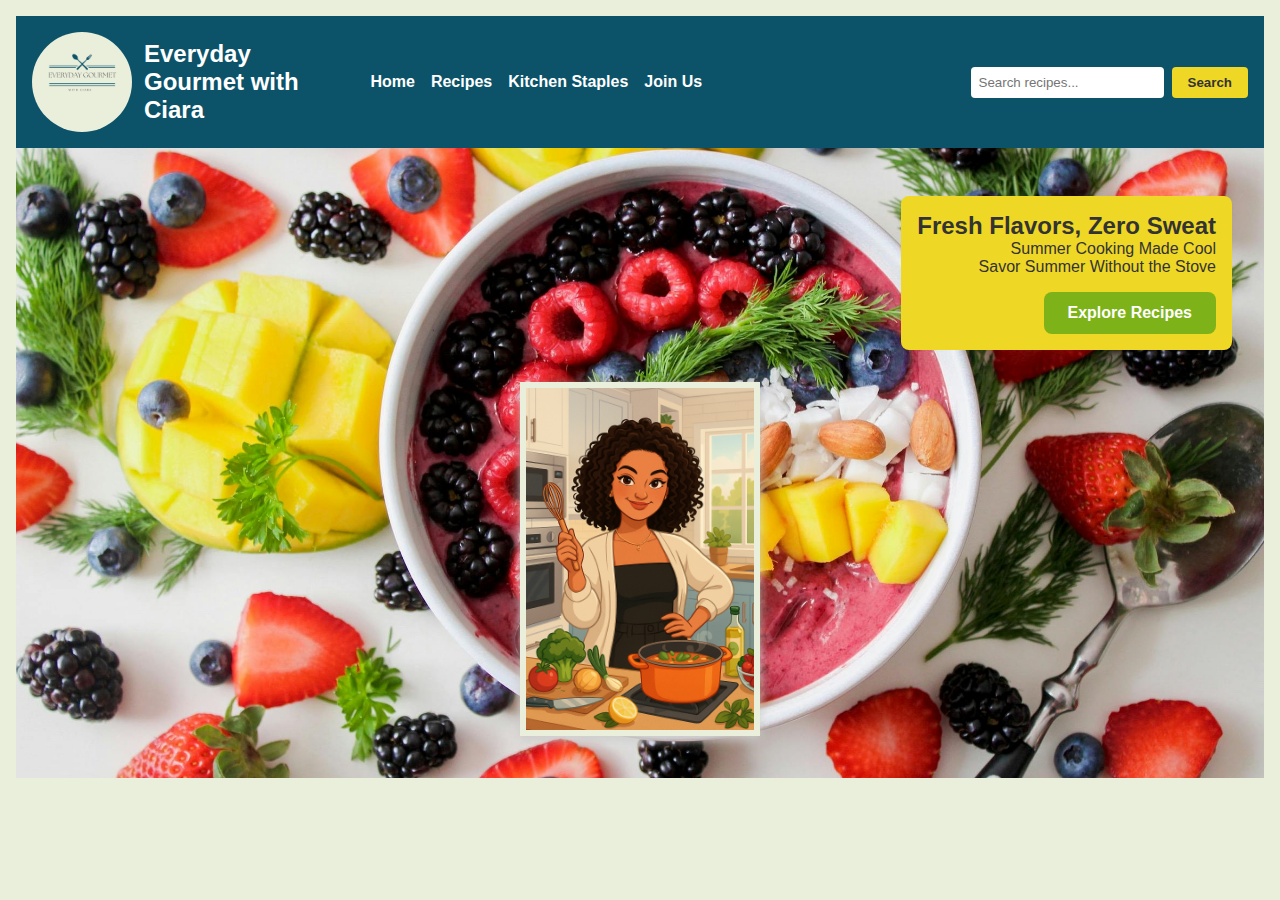
<file: index.html>
<!DOCTYPE html>
<html lang="en">
<head>
  <meta charset="UTF-8" />
  <meta name="viewport" content="width=device-width, initial-scale=1.0" />
  <title>Everyday Gourmet with Ciara</title>
  <link rel="stylesheet" href="style.css" />
</head>
<body>

  <!-- Header and Navigation -->
  <header>
    <nav>
      <div class="site-branding">
        <img src="images/EverydayGourmetCiaraLogo.png" alt="Chef Ciara logo" class="site-logo" />
        <h1>Everyday Gourmet with Ciara</h1>
      </div>
     <div class="nav-main">
    <ul class="nav-links">
      <li><a href="index.html">Home</a></li>
      <li><a href="#">Recipes</a></li>
      <li><a href="#">Kitchen Staples</a></li>
      <li><a href="#">Join Us</a></li>
    </ul>

    <!--Search bar -->
    <form class="search-form">
      <input type="text" placeholder="Search recipes..." />
      <button type="submit">Search</button>
    </form>
  </div>
</nav>
  </header>


<section id="hero">
  <div class="hero-content">
    <h2>Fresh Flavors, Zero Sweat</h2>
    <p>Summer Cooking Made Cool</p>
    <p>Savor Summer Without the Stove</p>
    <a href="recipes.html" class="cta-button">Explore Recipes</a>
  </div>

  <!-- Portrait photo nested inside the hero -->
  <img src="images/ChefCiaraCartoon.png" alt="Ciara cooking" class="ciara-photo" />
</section>

</body>
</html>
</file>
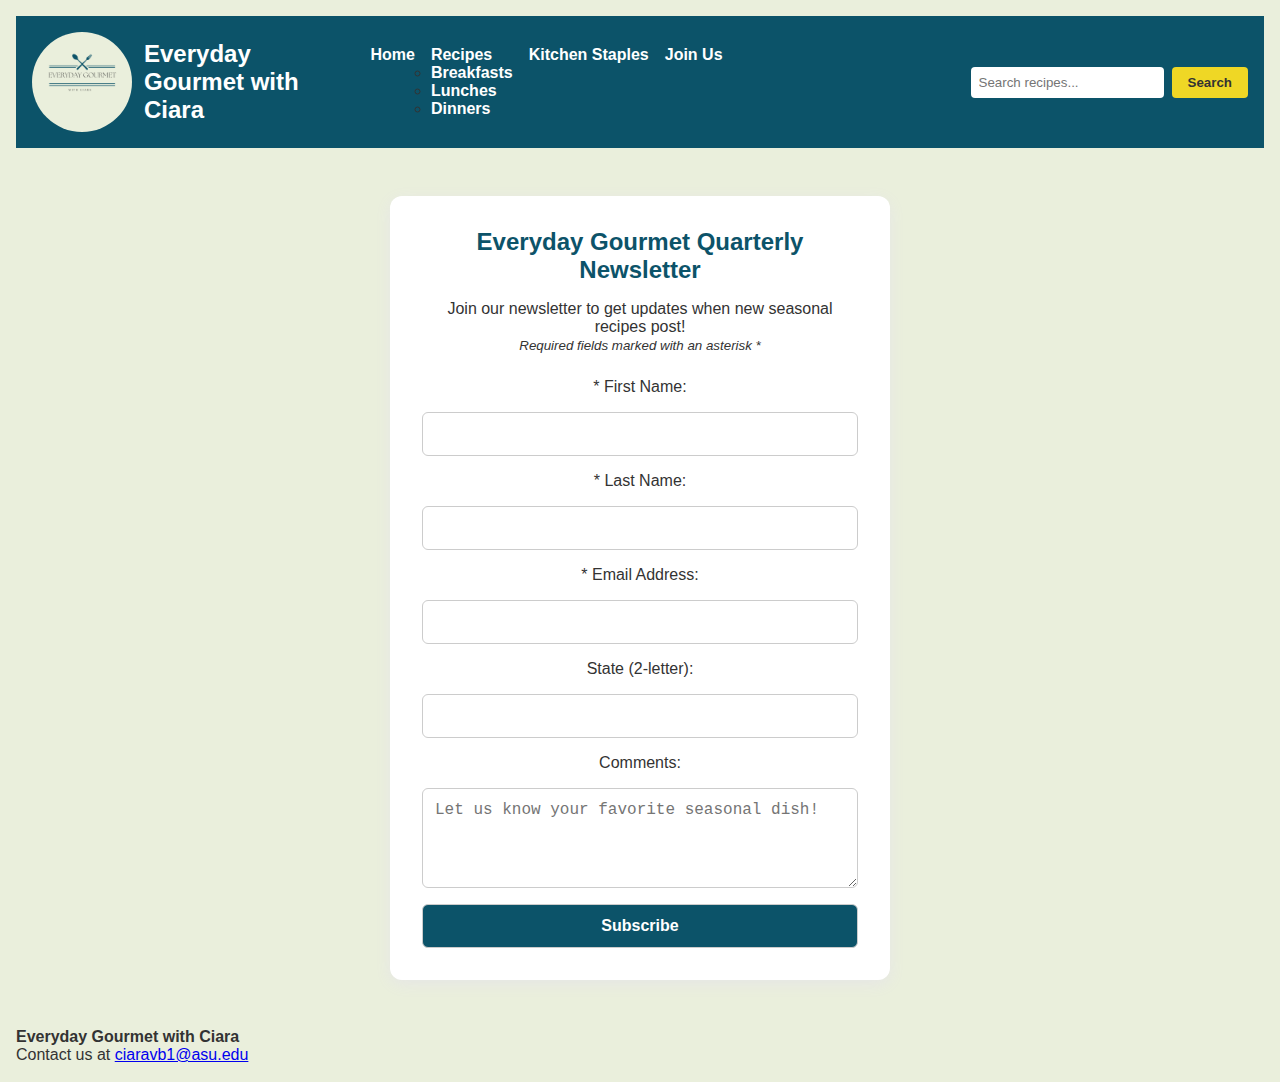
<file: joinus.html>
<!DOCTYPE html>
<html lang="en">
<head>
  <meta charset="UTF-8" />
  <meta name="viewport" content="width=device-width, initial-scale=1.0" />
  <meta name="description" content="Join the Everyday Gourmet with Ciara mailing list for updates when new seasonal recipes drop!">
  <title>Everyday Gourmet with Ciara</title>
  <link rel="stylesheet" href="style.css" />
</head>
<body>

  <!-- Header and Navigation -->
  <header>
    <nav>
      <div class="site-branding">
        <img src="images/EverydayGourmetCiaraLogo.png" alt="Chef Ciara logo" class="site-logo" />
        <h1>Everyday Gourmet with Ciara</h1>
      </div>
     <div class="nav-main">
    <ul class="nav-links">
      <li><a href="index.html">Home</a></li>
      <li class="dropdown">
        <a href="summermealplan.html">Recipes</a>
        <ul class="dropdown-menu">
    <li><a href="summerrecipes-breakfast.html">Breakfasts</a></li>
    <li><a href="summerrecipes-lunch.html">Lunches</a></li>
    <li><a href="summerrecipes-dinner.html">Dinners</a></li>
  </ul>
</li>

      <li><a href="kitchenstaples.html">Kitchen Staples</a></li>
      <li><a href="joinus.html">Join Us</a></li>
    </ul>

    <!--Search bar -->
    <form class="search-form">
      <input type="text" placeholder="Search recipes..." />
      <button type="submit">Search</button>
    </form>
  </div>
</nav>
  </header>

<!-- Join Us Email Form --->
<section class="signup-section">
  <h2>Everyday Gourmet Quarterly Newsletter</h2>
  <p>Join our newsletter to get updates when new seasonal recipes post!<br>
     <small><em>Required fields marked with an asterisk *</em></small></p>

  <form class="signup-form" method="post" action="https://webdevbasics.net/scripts/pacific.php">
    <label for="myFName">* First Name:</label>
    <input type="text" id="myFName" name="myFName" required>

    <label for="myLName">* Last Name:</label>
    <input type="text" id="myLName" name="myLName" required>

    <label for="myEmail">* Email Address:</label>
    <input type="email" id="myEmail" name="myEmail" required>

    <label for="myState">State (2-letter):</label>
    <input type="text" id="myState" name="myState" required maxlength="2" pattern="[A-Za-z]{2}" title="Enter 2-letter state abbreviation (e.g., AZ)" oninput="this.value = this.value.toUpperCase()">

    <label for="myComments">Comments:</label>
    <textarea id="myComments" name="myComments" rows="4" placeholder="Let us know your favorite seasonal dish!"></textarea>
  
    <input type="submit" value="Subscribe">
  </form>
</section>

<footer class="site-footer">
  <p><strong>Everyday Gourmet with Ciara</strong></p>
  <p>Contact us at <a href="mailto:ciaravb1@asu.edu">ciaravb1@asu.edu</a></p>
</footer>

</body>
</html>
</file>
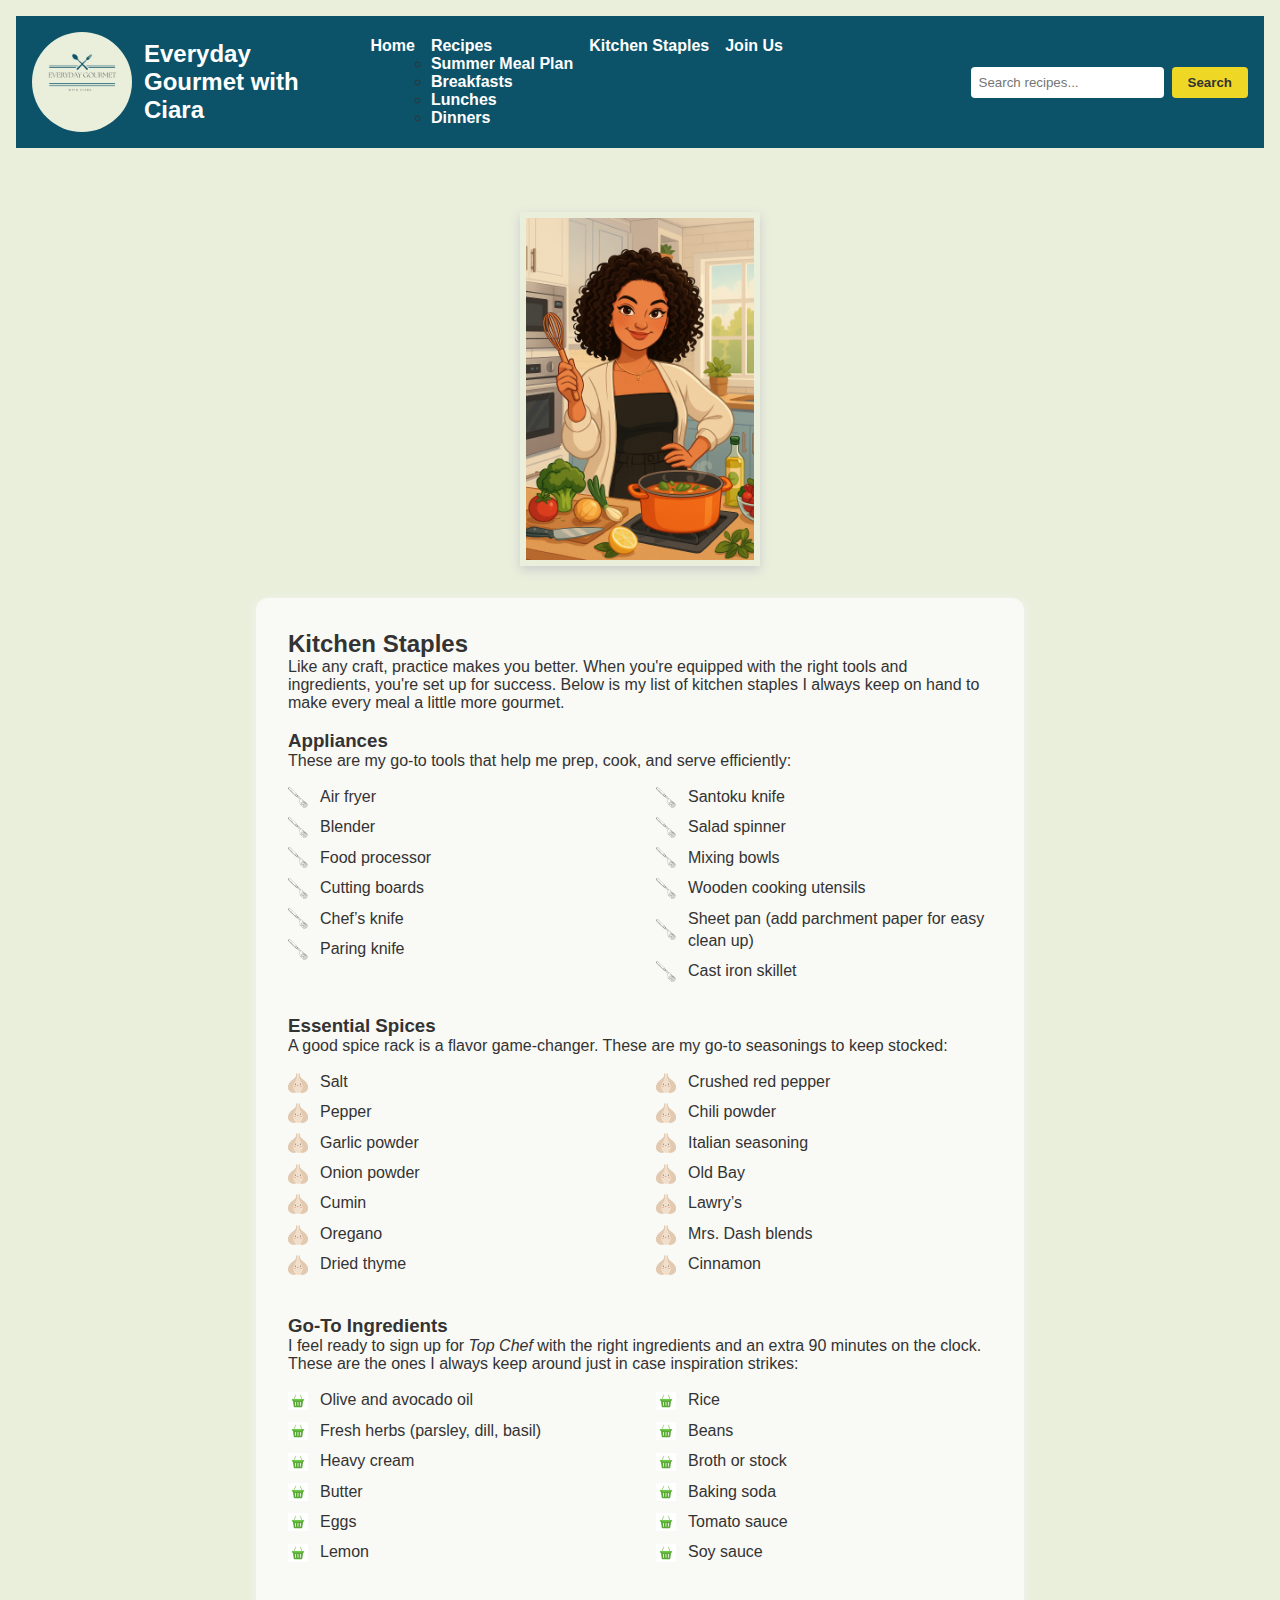
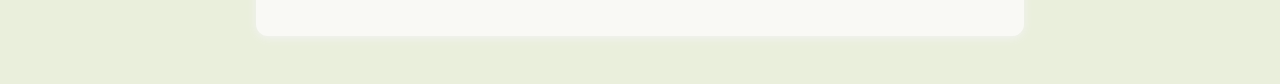
<file: kitchenstaples.html>
<!DOCTYPE html>
<html lang="en">
<head>
  <meta charset="UTF-8" />
  <meta name="viewport" content="width=device-width, initial-scale=1.0" />
  <meta name="description" content="Everyday Gourmet with Ciara. Set yourself up for success and make any meal a bit more gourmet by keeping these items listed on hand.">
  <title>Everyday Gourmet with Ciara</title>
  <link rel="stylesheet" href="style.css" />
</head>
<body>

  <!-- Header and Navigation -->
  <header>
    <nav>
      <div class="site-branding">
        <img src="images/EverydayGourmetCiaraLogo.png" alt="Chef Ciara logo" class="site-logo" />
        <h1>Everyday Gourmet with Ciara</h1>
      </div>
     <div class="nav-main">
      <ul class="nav-links">
      <li><a href="index.html">Home</a></li>
      <li class="dropdown">
        <a href="recipes.html">Recipes</a>
        <ul class="dropdown-menu">
    <li><a href="summermealplan.html">Summer Meal Plan</a></li>
    <li><a href="recipes-breakfast.html">Breakfasts</a></li>
    <li><a href="recipes-lunch.html">Lunches</a></li>
    <li><a href="recipes-dinner.html">Dinners</a></li>
  </ul>
</li>

      <li><a href="kitchenstaples.html">Kitchen Staples</a></li>
      <li><a href="joinus.html">Join Us</a></li>
    </ul>

    <!--Search bar -->
    <form class="search-form">
      <input type="text" placeholder="Search recipes..." />
      <button type="submit">Search</button>
    </form>
  </div>
</nav>
  </header>


<div class="wrapper">
<img src="images/ChefCiaraCartoon.png" alt="Chef Ciara cartoonified" class="ciara-photo" />
  <section class="kitchen-staples">
  <h2>Kitchen Staples</h2>
  <p>Like any craft, practice makes you better. When you're equipped with the right tools and ingredients, you're set up for success. Below is my list of kitchen staples I always keep on hand to make every meal a little more gourmet.</p>
    <br>
  <h3>Appliances</h3>
  <p>These are my go-to tools that help me prep, cook, and serve efficiently:</p>
  <ul class="two-column utensils">
    <li>Air fryer</li>
    <li>Blender</li>
    <li>Food processor</li>
    <li>Cutting boards</li>
    <li>Chef’s knife</li>
    <li>Paring knife</li>
    <li>Santoku knife</li>
    <li>Salad spinner</li>
    <li>Mixing bowls</li>
    <li>Wooden cooking utensils</li>
    <li>Sheet pan (add parchment paper for easy clean up)</li>
    <li>Cast iron skillet</li>
  </ul>

  <h3>Essential Spices</h3>
  <p>A good spice rack is a flavor game-changer. These are my go-to seasonings to keep stocked:</p>
  <ul class="two-column spices">
    <li>Salt</li>
    <li>Pepper</li>
    <li>Garlic powder</li>
    <li>Onion powder</li>
    <li>Cumin</li>
    <li>Oregano</li>
    <li>Dried thyme</li>
    <li>Crushed red pepper</li>
    <li>Chili powder</li>
    <li>Italian seasoning</li>
    <li>Old Bay</li>
    <li>Lawry’s</li>
    <li>Mrs. Dash blends</li>
    <li>Cinnamon</li>
  </ul>

  <h3>Go-To Ingredients</h3>
  <p>I feel ready to sign up for <em>Top Chef</em> with the right ingredients and an extra 90 minutes on the clock. These are the ones I always keep around just in case inspiration strikes:</p>
  <ul class="two-column ingredients">
    <li>Olive and avocado oil</li>
    <li>Fresh herbs (parsley, dill, basil)</li>
    <li>Heavy cream</li>
    <li>Butter</li>
    <li>Eggs</li>
    <li>Lemon</li>
    <li>Rice</li>
    <li>Beans</li>
    <li>Broth or stock</li>
    <li>Baking soda</li>
    <li>Tomato sauce</li>
    <li>Soy sauce</li>
  </ul>
</section>
</file>
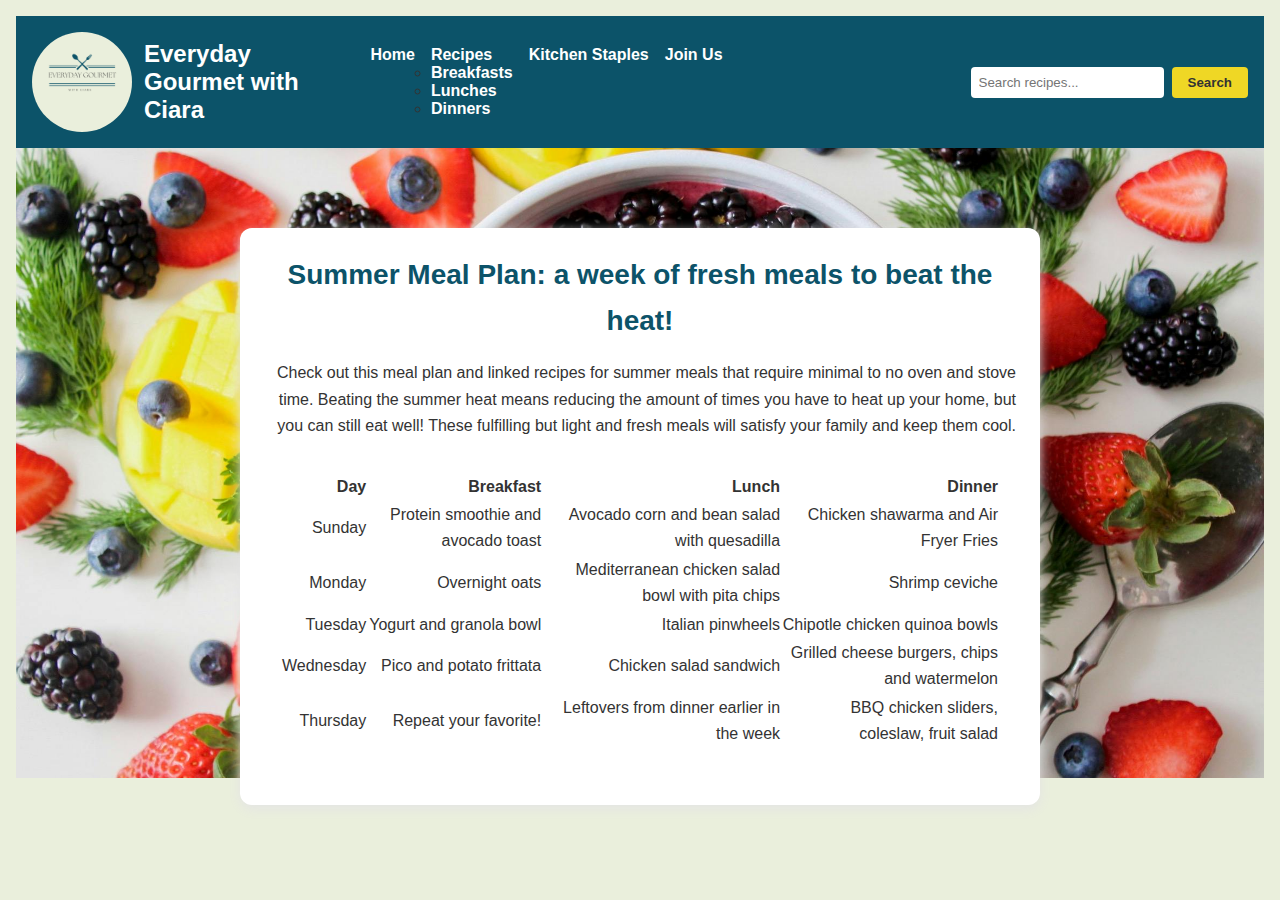
<file: summermealplan.html>
<!DOCTYPE html>
<html lang="en">
<head>
  <meta charset="UTF-8" />
  <meta name="viewport" content="width=device-width, initial-scale=1.0" />
  <meta name="description" content="Everyday Gourmet with Ciara : Summer Recipes to Eat Well and stay cool.">
  <title>Everyday Gourmet with Ciara</title>
  <link rel="stylesheet" href="style.css" />
</head>
<body>

  <!-- Header and Navigation -->
  <header>
    <nav>
      <div class="site-branding">
        <img src="images/EverydayGourmetCiaraLogo.png" alt="Chef Ciara logo" class="site-logo" />
        <h1>Everyday Gourmet with Ciara</h1>
      </div>
      
     <div class="nav-main">
    <ul class="nav-links">
      <li><a href="index.html">Home</a></li>
      <li class="dropdown">
        <a href="summermealplan.html">Recipes</a>
        <ul class="dropdown-menu">
    <li><a href="recipes-breakfast.html">Breakfasts</a></li>
    <li><a href="recipes-lunch.html">Lunches</a></li>
    <li><a href="summerrecipes-dinner.html">Dinners</a></li>
  </ul>
</li>

      <li><a href="kitchenstaples.html">Kitchen Staples</a></li>
      <li><a href="joinus.html">Join Us</a></li>
    </ul>

    <!--Search bar -->
    <form class="search-form">
      <input type="text" placeholder="Search recipes..." />
      <button type="submit">Search</button>
    </form>
  </div>
</nav>
  </header>

<section id="hero">
    <section class="wrapper homepage-bio">

<h2>Summer Meal Plan: a week of fresh meals to beat the heat!</h2>
<p>Check out this meal plan and linked recipes for summer meals that require minimal to no oven and stove time. Beating the summer heat means reducing the amount of times you have to heat up your home, but you can still eat well! These fulfilling but light and fresh meals will satisfy your family and keep them cool. </p>


<section class="wrapper summer-meal-plan">
    <div class="table-wrapper">
    <table>
      <thead>
        <tr>
          <th>Day</th>
          <th>Breakfast</th>
          <th>Lunch</th>
          <th>Dinner</th>
        </tr>
      </thead>
      <tbody>
        <tr>
          <td>Sunday</td>
          <td>Protein smoothie and avocado toast</td>
          <td>Avocado corn and bean salad with quesadilla</td>
          <td>Chicken shawarma and Air Fryer Fries</td>
        </tr>
        <tr>
          <td>Monday</td>
          <td>Overnight oats</td>
          <td>Mediterranean chicken salad bowl with pita chips</td>
          <td>Shrimp ceviche</td>
        </tr>
        <tr>
          <td>Tuesday</td>
          <td>Yogurt and granola bowl</td>
          <td>Italian pinwheels</td>
          <td>Chipotle chicken quinoa bowls</td>
        </tr>
        <tr>
          <td>Wednesday</td>
          <td>Pico and potato frittata</td>
          <td>Chicken salad sandwich</td>
          <td>Grilled cheese burgers, chips and watermelon</td>
        </tr>
        <tr>
          <td>Thursday</td>
          <td>Repeat your favorite!</td>
          <td>Leftovers from dinner earlier in the week</td>
          <td>BBQ chicken sliders, coleslaw, fruit salad</td>
        </tr>
      </tbody>
    </table>
  </div>
</section>
</file>
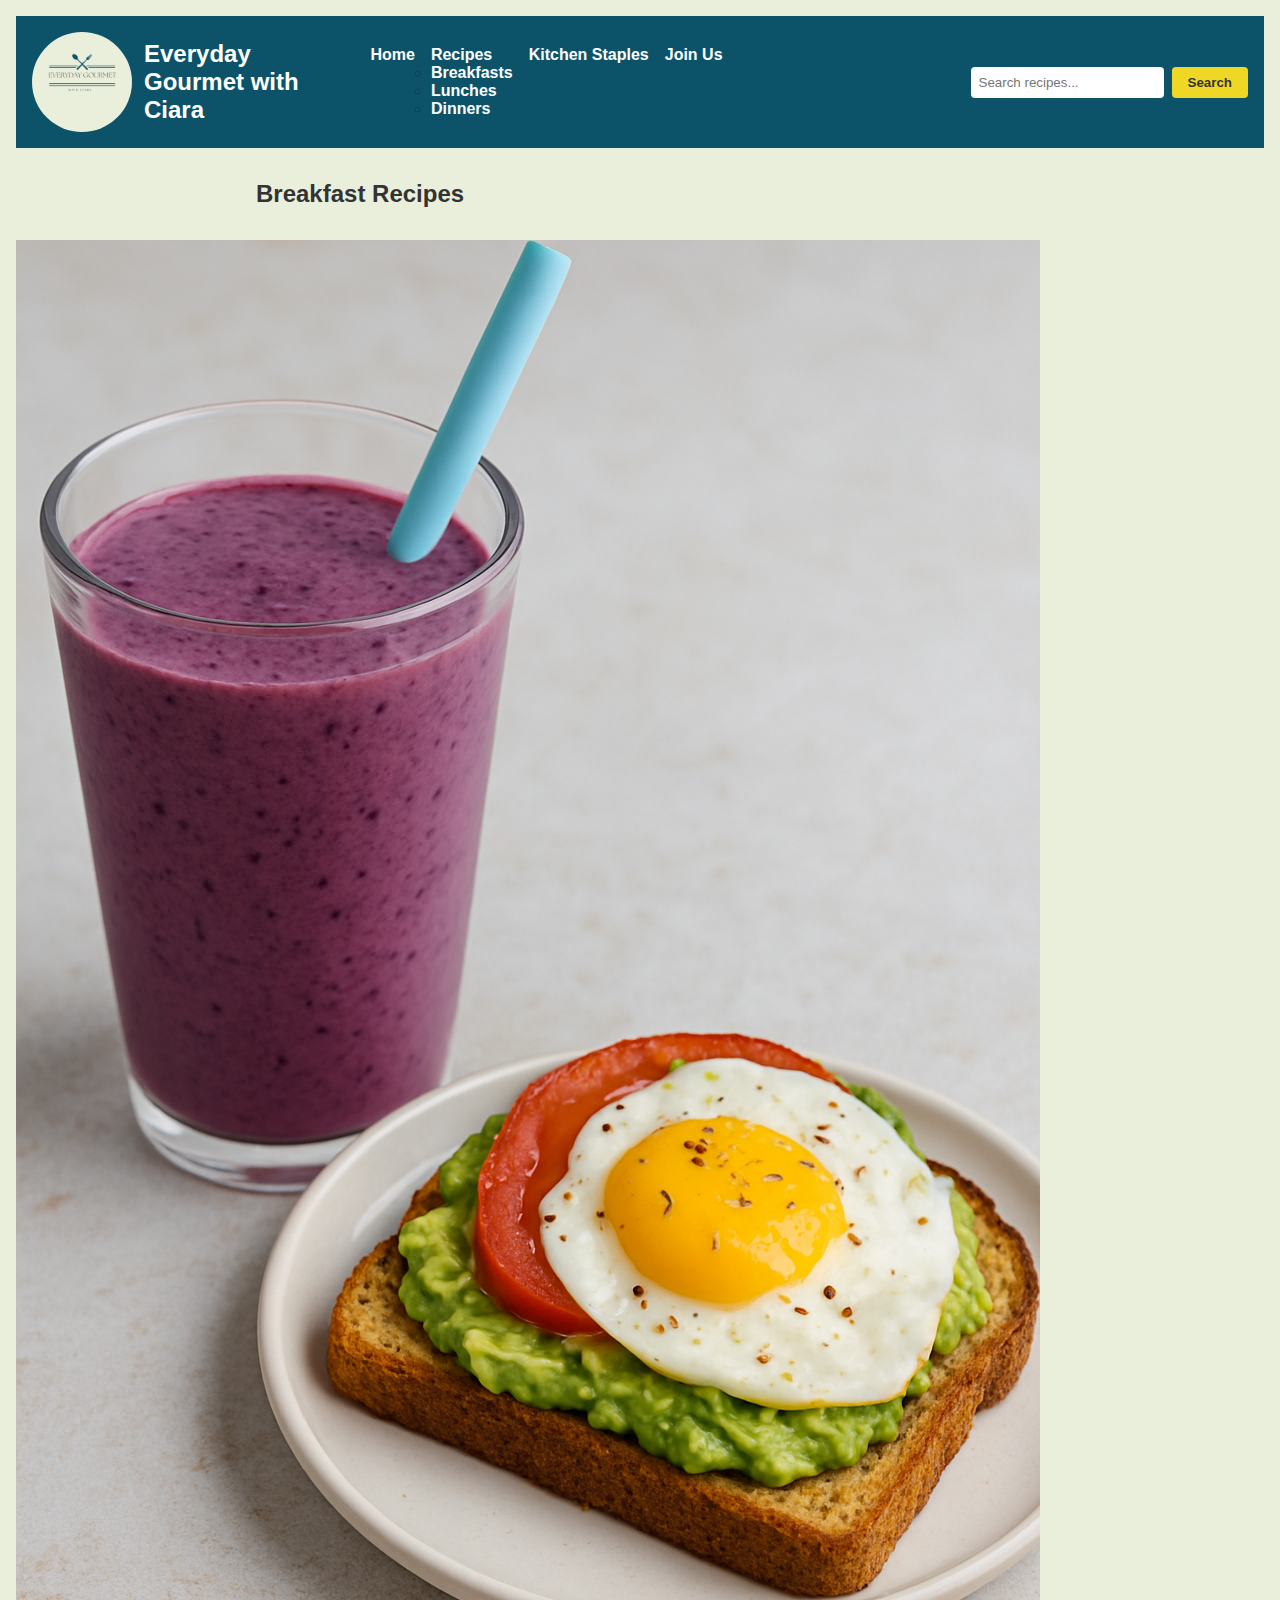
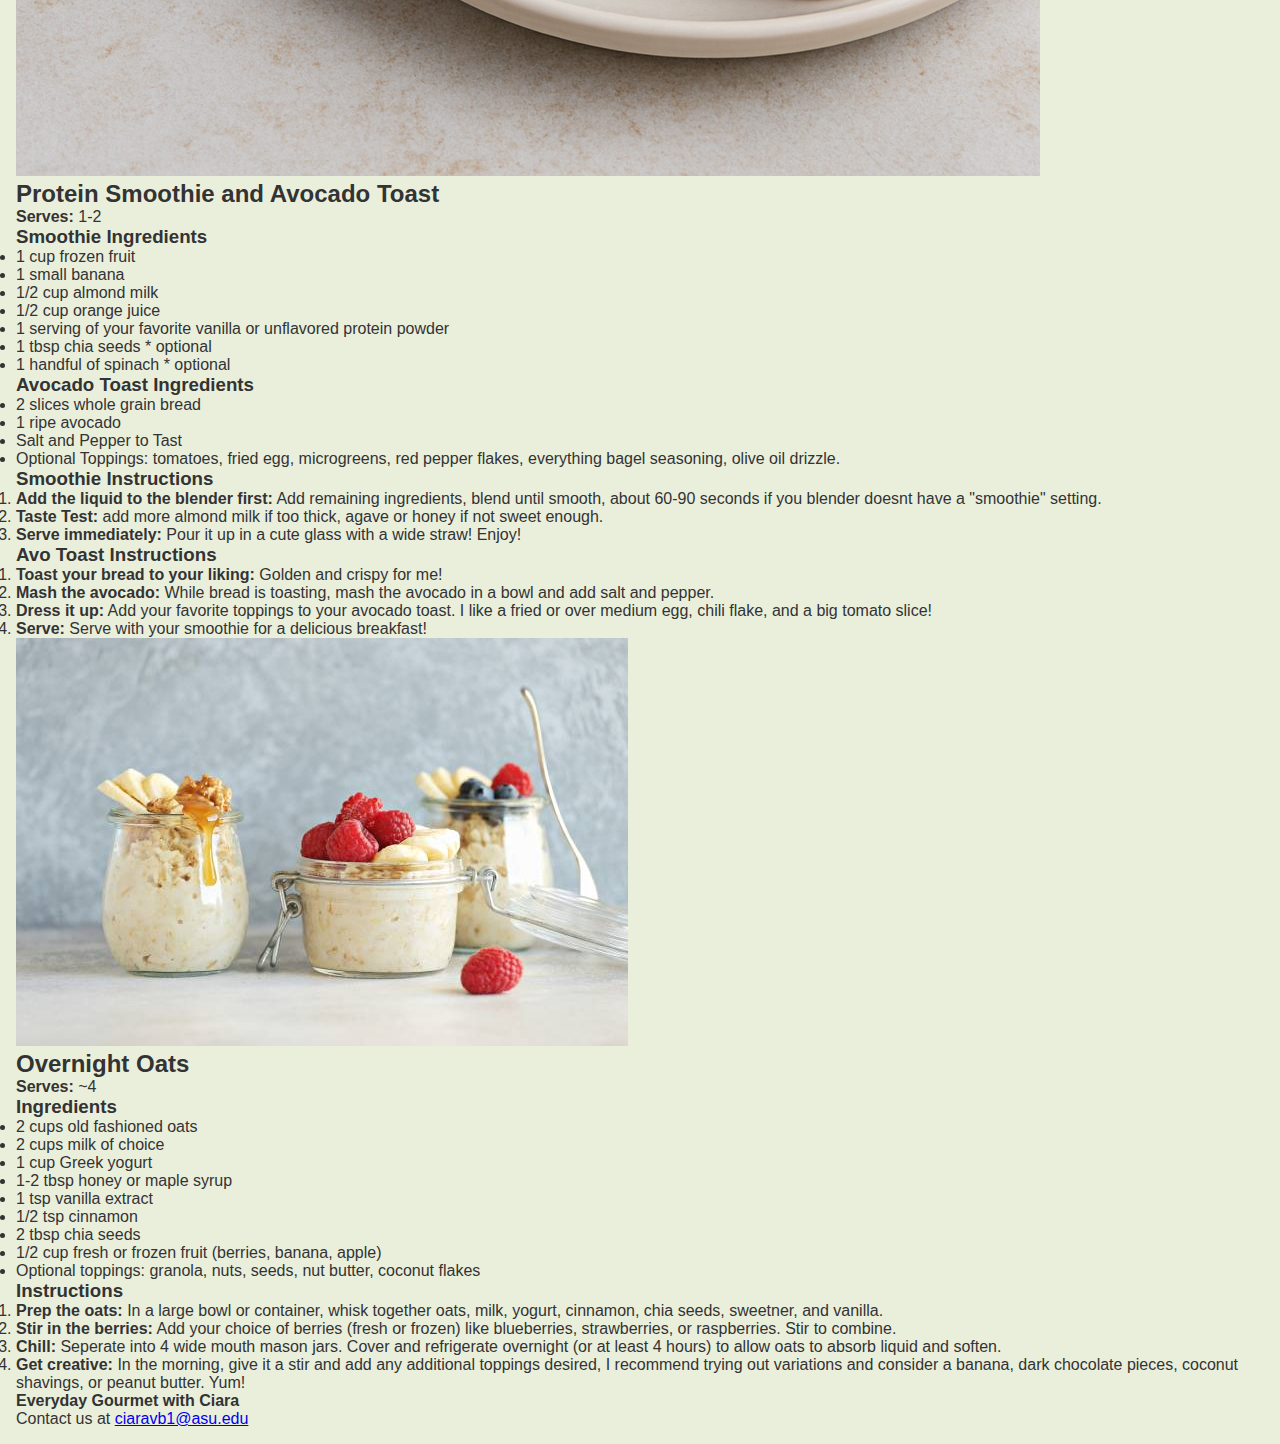
<file: summerrecipes-breakfast.html>
<!DOCTYPE html>
<html lang="en">
<head>
  <meta charset="UTF-8" />
  <meta name="viewport" content="width=device-width, initial-scale=1.0" />
  <meta name="description" content="Everyday Gourmet with Ciara : Summer Breakfast Recipes to Eat Well and stay cool.">
  <title>Everyday Gourmet with Ciara Summer Breakfast Recipes</title>
  <!-- Google tag (gtag.js) -->
<script async src="https://www.googletagmanager.com/gtag/js?id=G-NV9S9327K4"></script>
<script>
  window.dataLayer = window.dataLayer || [];
  function gtag(){dataLayer.push(arguments);}
  gtag('js', new Date());

  gtag('config', 'G-NV9S9327K4');
</script>

  <link rel="stylesheet" href="style.css" />


</head>
<body>

  <!-- Header and Navigation -->
  <header>
    <nav>
      <div class="site-branding">
        <img src="images/EverydayGourmetCiaraLogo.png" alt="Chef Ciara logo" class="site-logo" />
        <h1>Everyday Gourmet with Ciara</h1>
      </div>

     <div class="nav-main">
    <ul class="nav-links">
      <li><a href="index.html">Home</a></li>
      <li class="dropdown">
        <a href="summermealplan.html">Recipes</a>
        <ul class="dropdown-menu">
    <li><a href="summerrecipes-breakfast.html">Breakfasts</a></li>
    <li><a href="summerrecipes-lunch.html">Lunches</a></li>
    <li><a href="summerrecipes-dinner.html">Dinners</a></li>
  </ul>
</li>

      <li><a href="kitchenstaples.html">Kitchen Staples</a></li>
      <li><a href="joinus.html">Join Us</a></li>
    </ul>

    <!--Search bar -->
    <form class="search-form">
      <input type="text" placeholder="Search recipes..." />
      <button type="submit">Search</button>
    </form>
  </div>
</nav>
  </header>

<!--Recipe Section-->
<main>
  <section class="wrapper recipe-category-header">
  <h2>Breakfast Recipes</h2>
</section>

<section class="recipe">
  <div class="recipe-header">
    <img src="images/breakfast1.png" alt="Fruit smoothie with avocado toast" class="recipe-thumb" />
    <div>
      <h2>Protein Smoothie and Avocado Toast</h2>
      <p><strong>Serves:</strong> 1-2</p>
    </div>
  </div>

  <h3>Smoothie Ingredients</h3>
  <ul>
    <li>1 cup frozen fruit</li>
    <li>1 small banana </li>
    <li>1/2 cup almond milk</li>
    <li>1/2 cup orange juice</li>
    <li>1 serving of your favorite vanilla or unflavored protein powder</li>
    <li>1 tbsp chia seeds * optional </li>
    <li>1 handful of spinach * optional </li>
  </ul>

  <h3>Avocado Toast Ingredients</h3>
  <ul>
    <li>2 slices whole grain bread</li>
    <li>1 ripe avocado </li>
    <li>Salt and Pepper to Tast</li>
    <li>Optional Toppings: tomatoes, fried egg, microgreens, red pepper flakes, everything bagel seasoning, olive oil drizzle.</li>
  </ul>

  <h3>Smoothie Instructions</h3>
  <ol>
    <li><strong>Add the liquid to the blender first:</strong> Add remaining ingredients, blend until smooth, about 60-90 seconds if you blender doesnt have a "smoothie" setting.</li>
    <li><strong>Taste Test:</strong> add more almond milk if too thick, agave or honey if not sweet enough.</li>
    <li><strong>Serve immediately:</strong> Pour it up in a cute glass with a wide straw! Enjoy!</li>
  </ol>
   <h3>Avo Toast Instructions</h3>
  <ol>
    <li><strong>Toast your bread to your liking:</strong> Golden and crispy for me!</li>
    <li><strong>Mash the avocado:</strong> While bread is toasting, mash the avocado in a bowl and add salt and pepper. </li>
    <li><strong>Dress it up:</strong> Add your favorite toppings to your avocado toast. I like a fried or over medium egg, chili flake, and a big tomato slice!</li>
    <li><strong>Serve:</strong> Serve with your smoothie for a delicious breakfast!</li>
  </ol>
</section>


<section class="recipe">
  <div class="recipe-header">
    <img src="images/breakfast2.jpg" alt="Oatmeal Breakfast" class="recipe-thumb" />
    <div>
      <h2>Overnight Oats</h2>
      <p><strong>Serves:</strong> ~4</p>
    </div>
  </div>

  <h3>Ingredients</h3>
  <ul>
    <li>2 cups old fashioned oats</li>
    <li>2 cups milk of choice</li> 
    <li>1 cup Greek yogurt</li>
    <li>1-2 tbsp honey or maple syrup</li>
    <li>1 tsp vanilla extract</li>
    <li>1/2 tsp cinnamon</li>
    <li>2 tbsp chia seeds</li>
    <li>1/2 cup fresh or frozen fruit (berries, banana, apple)</li>
    <li>Optional toppings: granola, nuts, seeds, nut butter, coconut flakes</li>
    </ul>

  <h3>Instructions</h3>
  <ol>
    <li><strong>Prep the oats:</strong> In a large bowl or container, whisk together oats, milk, yogurt, cinnamon, chia seeds, sweetner, and vanilla.</li>
    <li><strong>Stir in the berries:</strong> Add your choice of berries (fresh or frozen) like blueberries, strawberries, or raspberries. Stir to combine.</li>
    <li><strong>Chill:</strong> Seperate into 4 wide mouth mason jars. Cover and refrigerate overnight (or at least 4 hours) to allow oats to absorb liquid and soften.</li>
    <li><strong>Get creative:</strong> In the morning, give it a stir and add any additional toppings desired, I recommend trying out variations and consider a banana, dark chocolate pieces, coconut shavings, or peanut butter. Yum!</li>
  </ol>
</section>
</main>
<footer class="site-footer">
  <p><strong>Everyday Gourmet with Ciara</strong></p>
  <p>Contact us at <a href="mailto:ciaravb1@asu.edu">ciaravb1@asu.edu</a></p>
</footer>
</file>
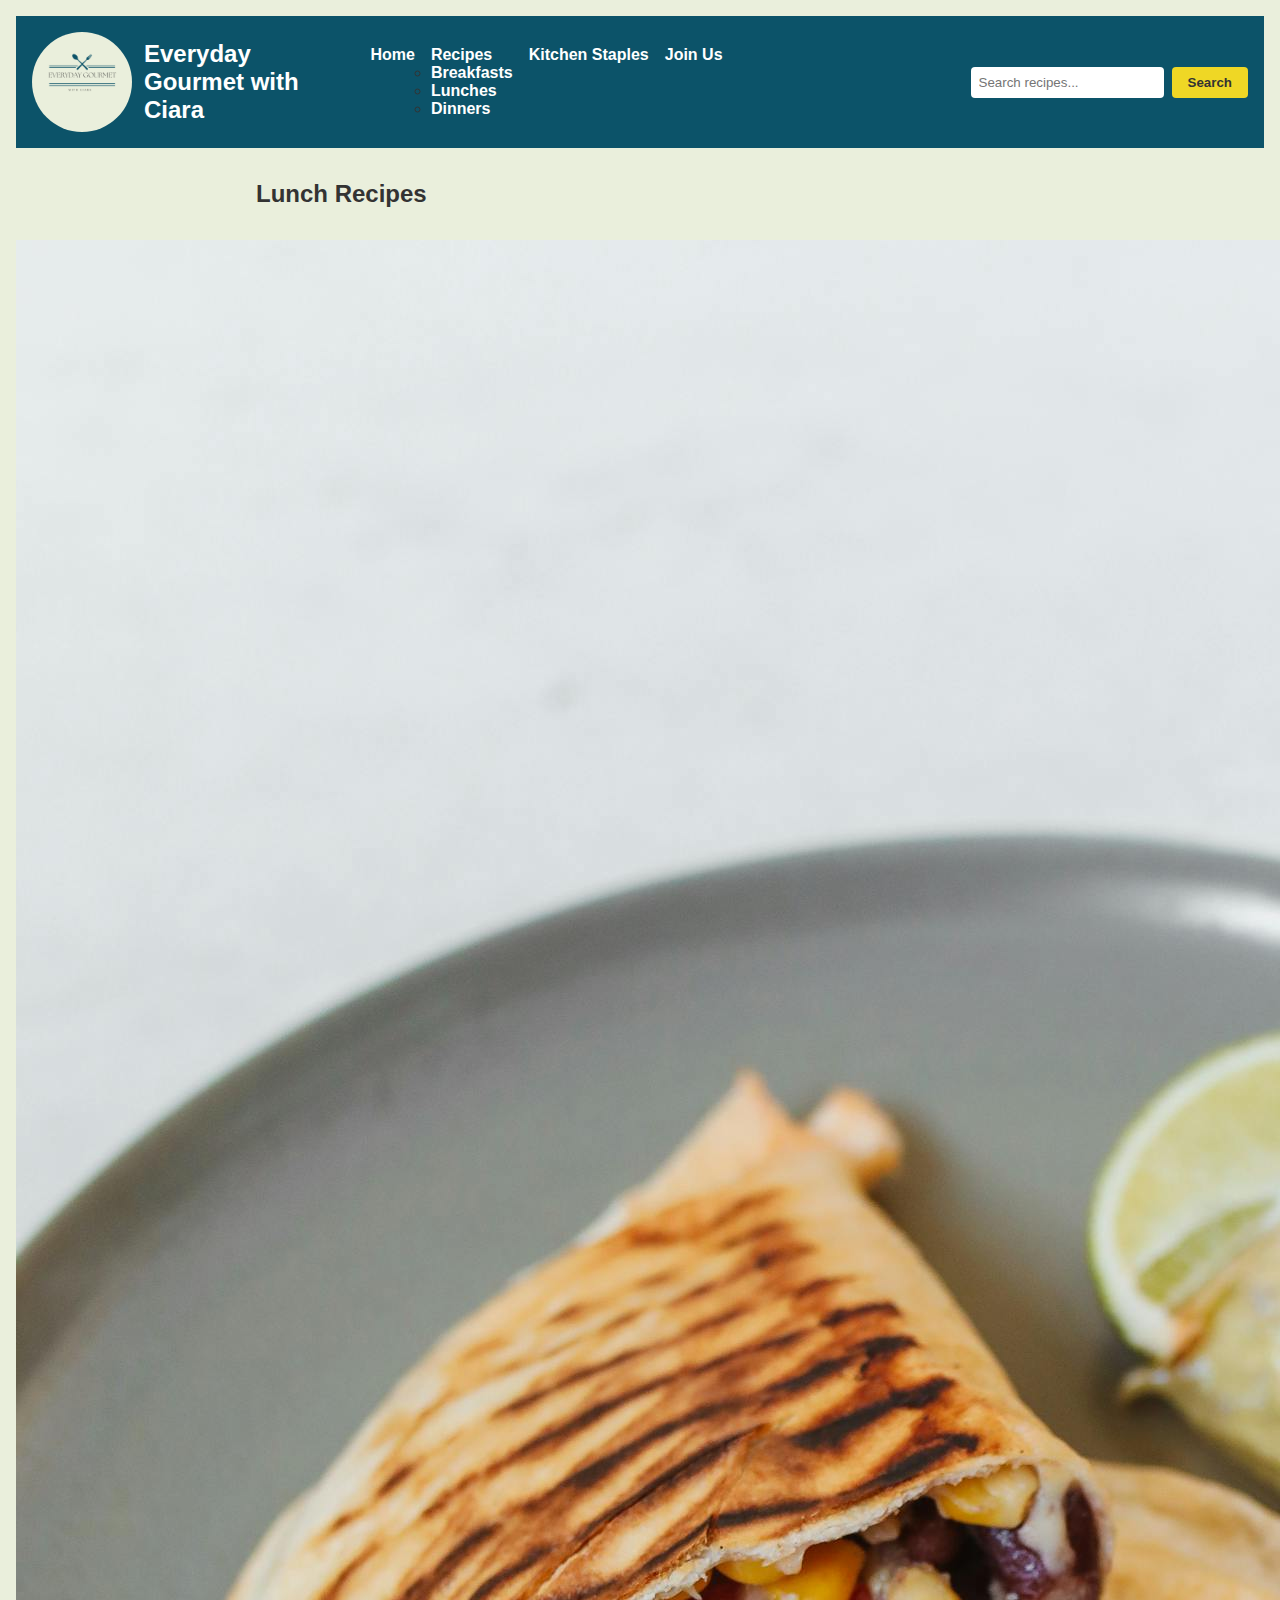
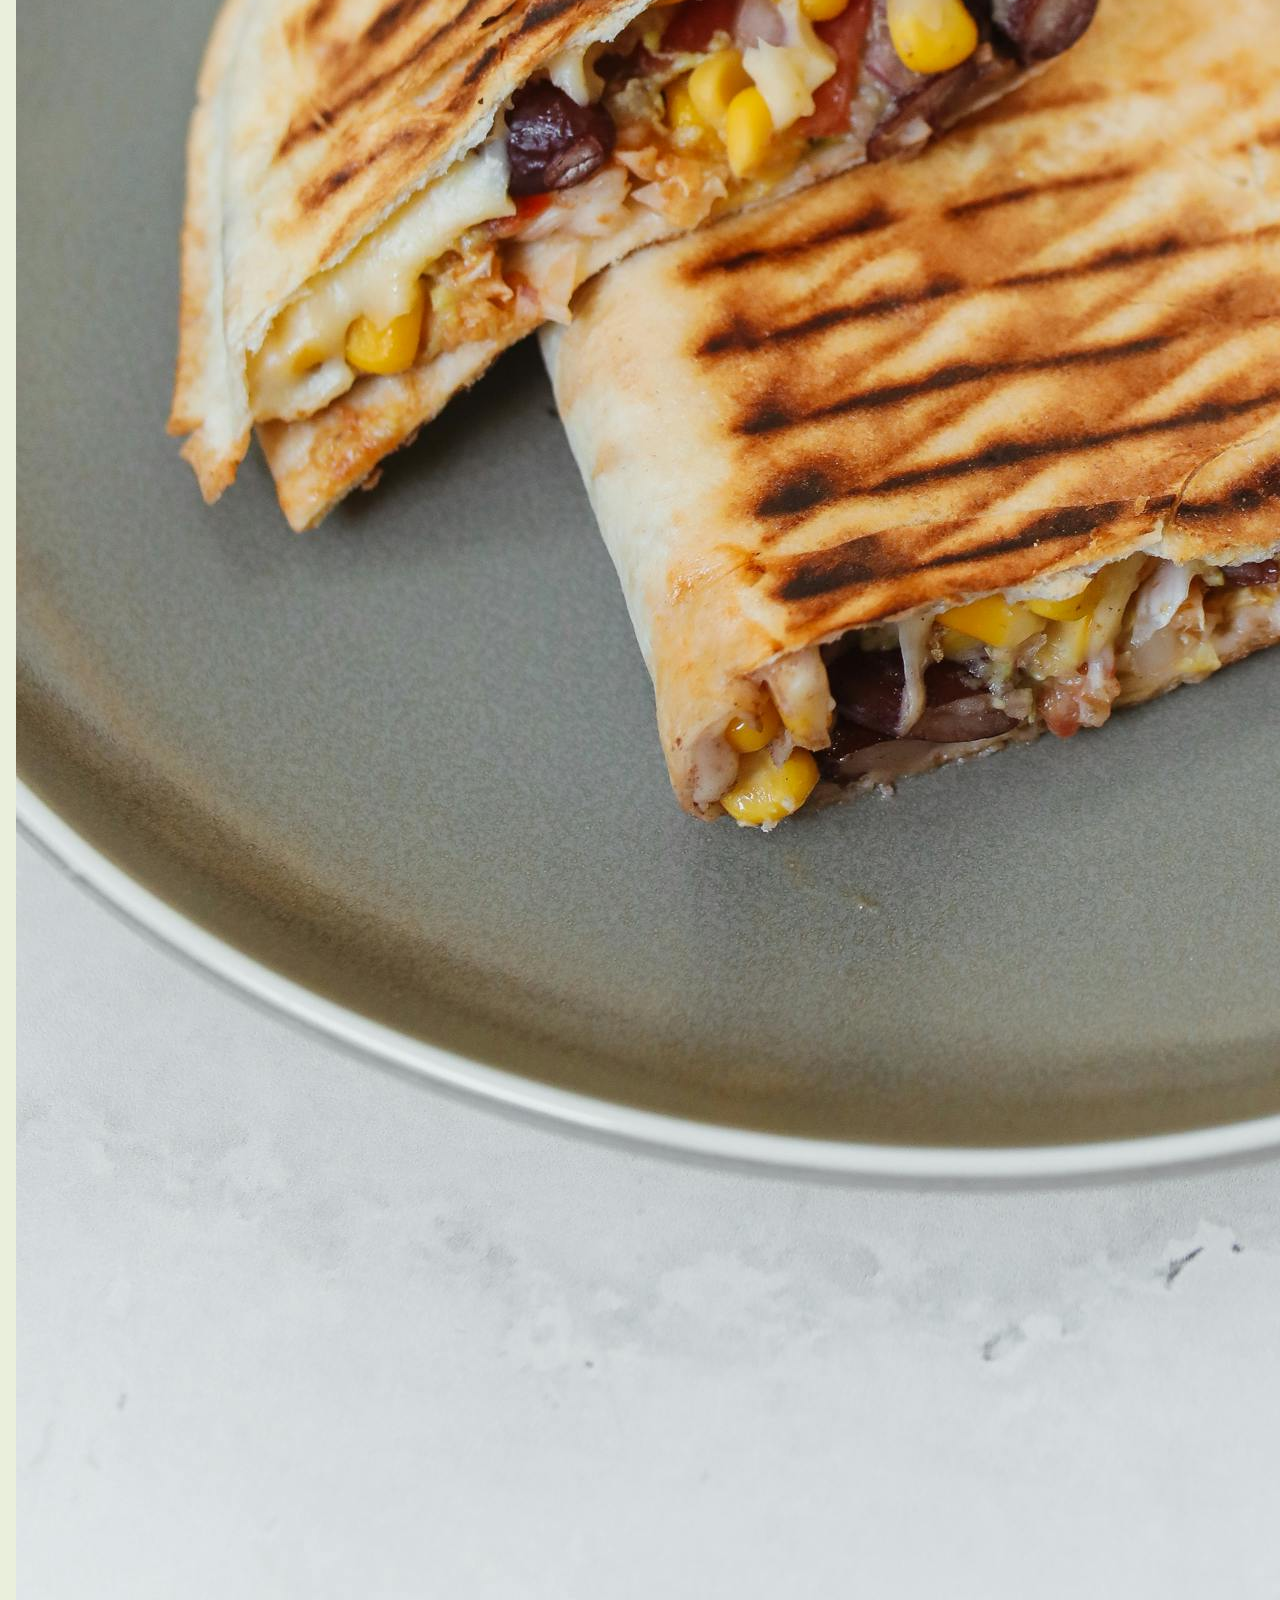
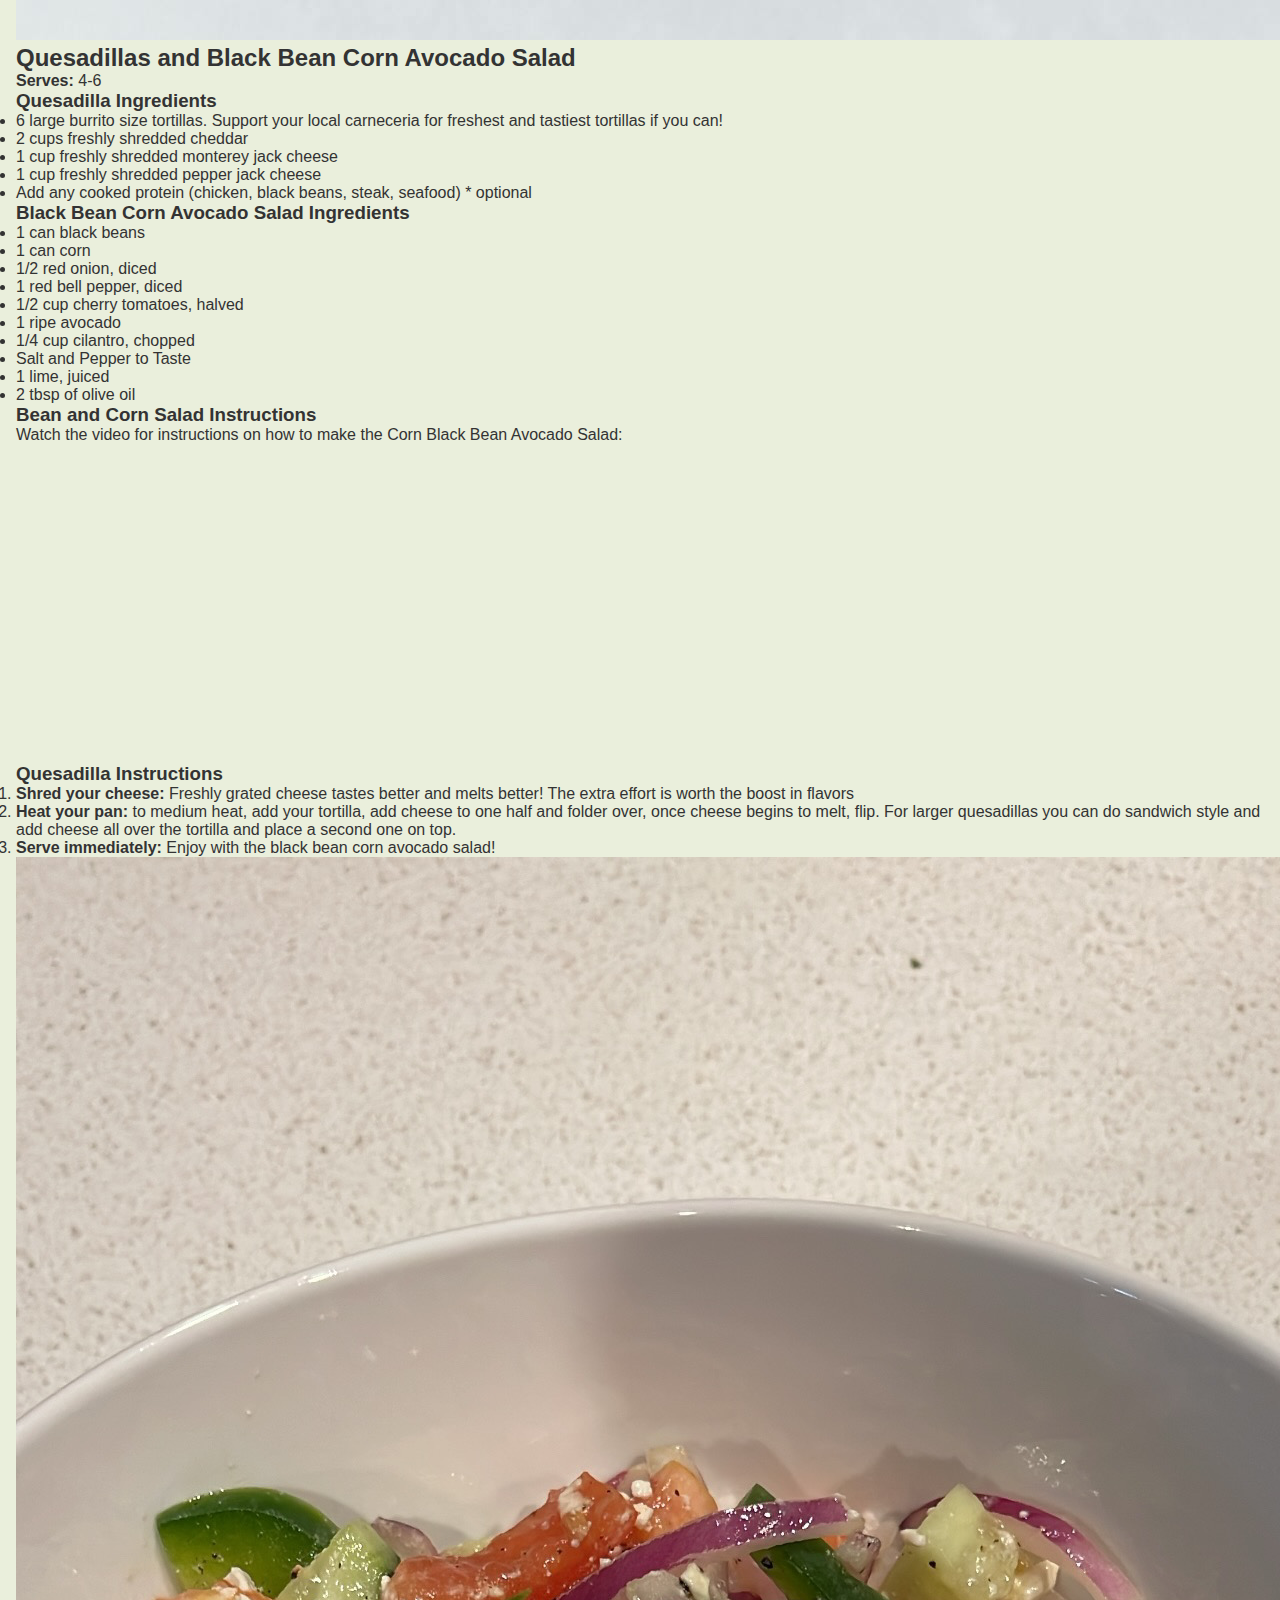
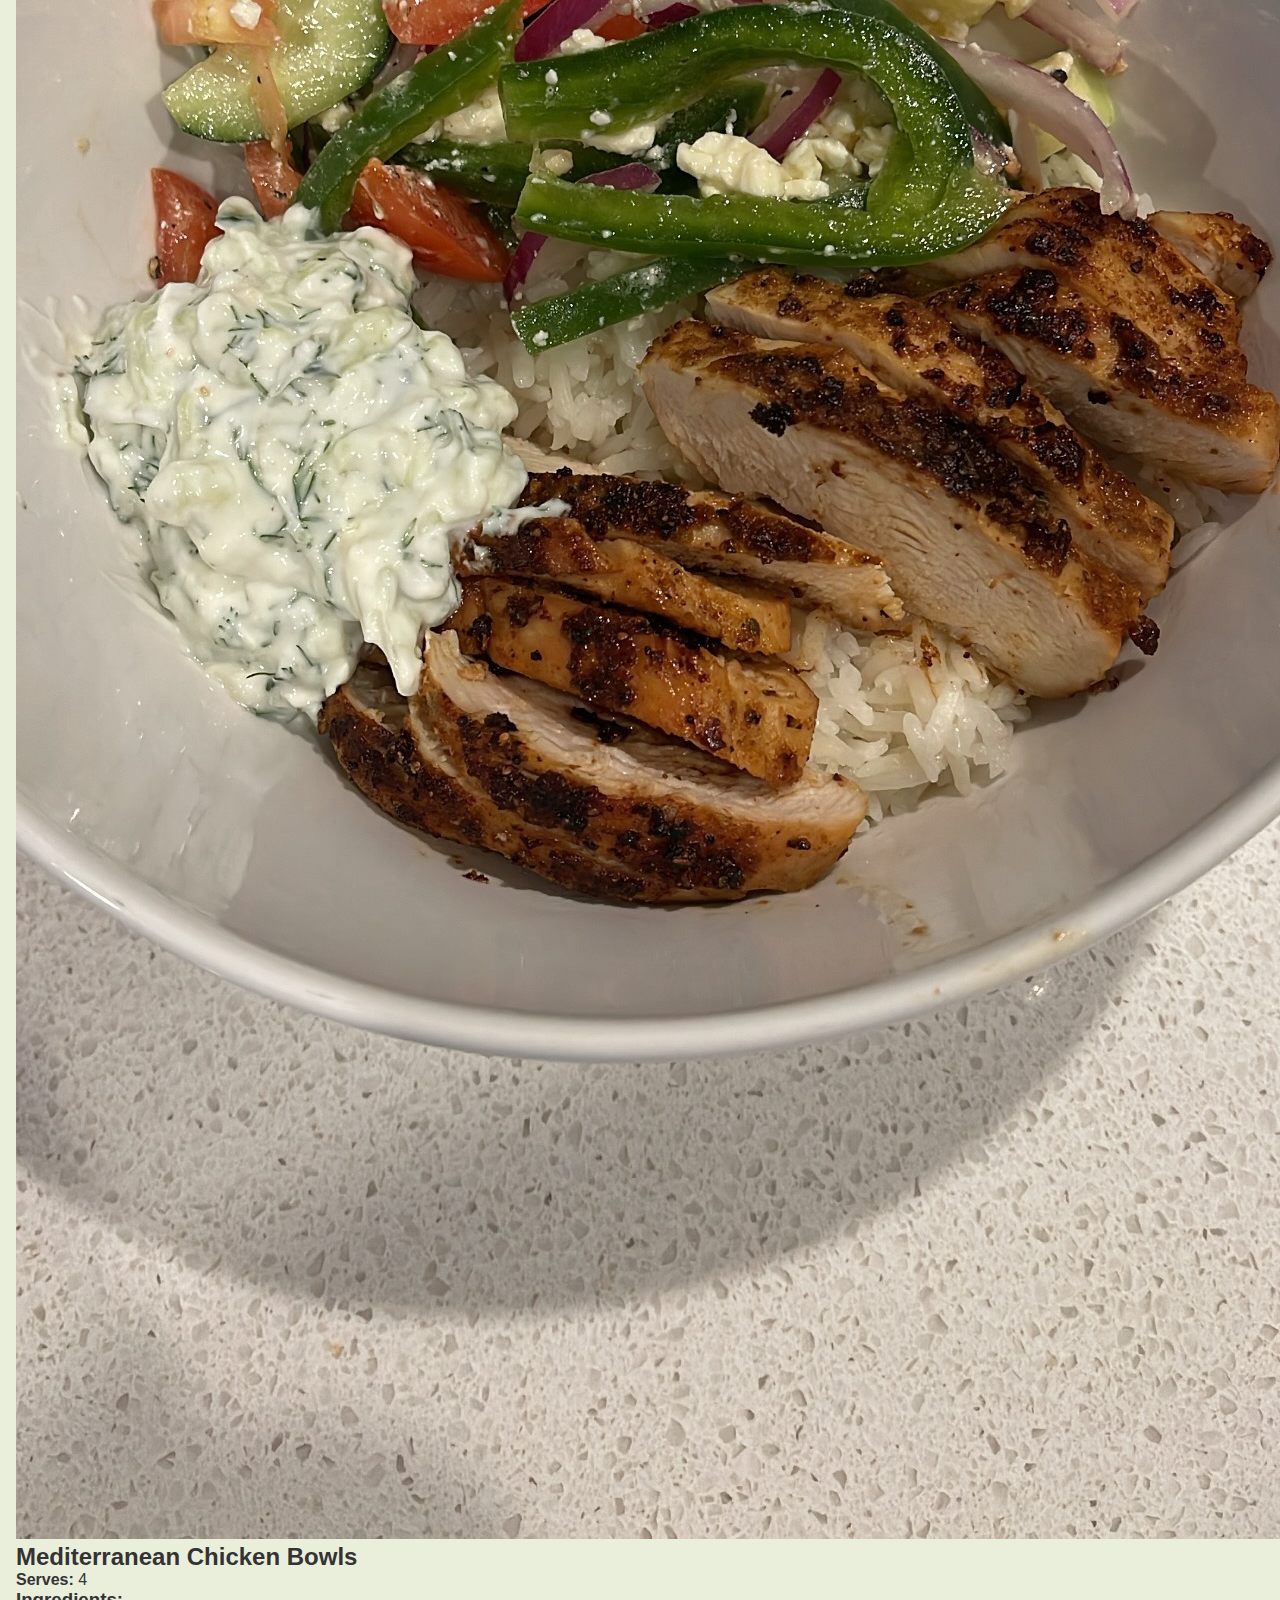
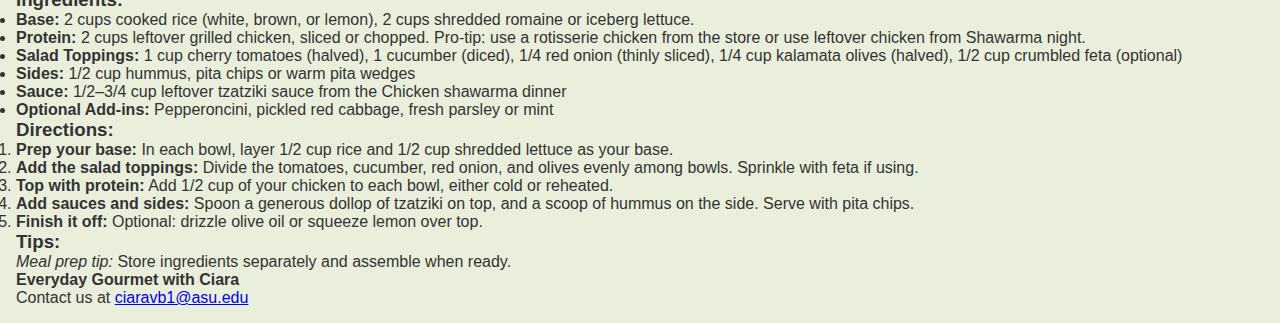
<file: summerrecipes-lunch.html>
<!DOCTYPE html>
<html lang="en">
<head>
  <meta charset="UTF-8" />
  <meta name="viewport" content="width=device-width, initial-scale=1.0" />
  <meta name="description" content="Everyday Gourmet with Ciara : Summer Lunch Recipes to Eat Well and stay cool.">
  <title>Everyday Gourmet with Ciara Summer Lunch Recipes</title>
  <!-- Google tag (gtag.js) -->
<script async src="https://www.googletagmanager.com/gtag/js?id=G-NV9S9327K4"></script>
<script>
  window.dataLayer = window.dataLayer || [];
  function gtag(){dataLayer.push(arguments);}
  gtag('js', new Date());

  gtag('config', 'G-NV9S9327K4');
</script>

  <link rel="stylesheet" href="style.css" />

</head>
<body>

  <!-- Header and Navigation -->
  <header>
    <nav>
      <div class="site-branding">
        <img src="images/EverydayGourmetCiaraLogo.png" alt="Chef Ciara logo" class="site-logo" />
        <h1>Everyday Gourmet with Ciara</h1>
      </div>

     <div class="nav-main">
    <ul class="nav-links">
      <li><a href="index.html">Home</a></li>
      <li class="dropdown">
        <a href="summermealplan.html">Recipes</a>
        <ul class="dropdown-menu">
    <li><a href="summerrecipes-breakfast.html">Breakfasts</a></li>
    <li><a href="summerrecipes-lunch.html">Lunches</a></li>
    <li><a href="summerrecipes-dinner.html">Dinners</a></li>
  </ul>
</li>

      <li><a href="kitchenstaples.html">Kitchen Staples</a></li>
      <li><a href="joinus.html">Join Us</a></li>
    </ul>

    <!--Search bar -->
    <form class="search-form">
      <input type="text" placeholder="Search recipes..." />
      <button type="submit">Search</button>
    </form>
  </div>
</nav>
  </header>

<!--Recipe Section-->
<main>
   <section class="wrapper recipe-category-header">
  <h2>Lunch Recipes</h2>
</section>

<section class="recipe">
  <div class="recipe-header">
    <img src="images/quesadilla.jpg" alt="Quesadilla and Bean salad" class="recipe-thumb" />
    <div>
      <h2>Quesadillas and Black Bean Corn Avocado Salad</h2>
      <p><strong>Serves:</strong> 4-6</p>
    </div>
  </div>

  <h3>Quesadilla Ingredients</h3>
  <ul>
    <li>6 large burrito size tortillas. Support your local carneceria for freshest and tastiest tortillas if you can!</li>
    <li>2 cups freshly shredded cheddar</li>
    <li>1 cup freshly shredded monterey jack cheese</li>
    <li>1 cup freshly shredded pepper jack cheese</li>
    <li>Add any cooked protein (chicken, black beans, steak, seafood) * optional </li>
  </ul>

  <h3>Black Bean Corn Avocado Salad Ingredients</h3>
  <ul>
    <li>1 can black beans</li>
    <li>1 can corn</li>
    <li>1/2 red onion, diced</li>
    <li>1 red bell pepper, diced</li>
    <li>1/2 cup cherry tomatoes, halved</li>
    <li>1 ripe avocado </li>
    <li>1/4 cup cilantro, chopped</li>
    <li>Salt and Pepper to Taste</li>
    <li>1 lime, juiced</li>
    <li>2 tbsp of olive oil</li>
  </ul>
  <h3>Bean and Corn Salad Instructions</h3>
  <p>Watch the video for instructions on how to make the Corn Black Bean Avocado Salad:</p>
<div class="video-container">
  <iframe width="560" height="315"
    src="https://www.youtube.com/embed/z41cb_5niiQ"
    title="Mediterranean Chicken Bowl Prep" frameborder="0"
    allow="accelerometer; autoplay; clipboard-write; encrypted-media; gyroscope; picture-in-picture"
    allowfullscreen>
  </iframe>
</div>
  <h3>Quesadilla Instructions</h3>
  <ol>
    <li><strong>Shred your cheese:</strong> Freshly grated cheese tastes better and melts better! The extra effort is worth the boost in flavors</li>
    <li><strong>Heat your pan:</strong> to medium heat, add your tortilla, add cheese to one half and folder over, once cheese begins to melt, flip. For larger quesadillas you can do sandwich style and add cheese all over the tortilla and place a second one on top.</li>
    <li><strong>Serve immediately:</strong> Enjoy with the black bean corn avocado salad!</li>
  </ol>

</section>

<section class="recipe">
  <div class="recipe-header">
    <img src="images/mediterranean-bowl.jpg" alt="Mediterranean Chicken Bowl" class="recipe-thumb" />
    <h2>Mediterranean Chicken Bowls</h2>
  </div>

  <p><strong>Serves:</strong> 4</p>

  <h3>Ingredients:</h3>
  <ul>
    <li><strong>Base:</strong> 2 cups cooked rice (white, brown, or lemon), 2 cups shredded romaine or iceberg lettuce. </li>
    <li><strong>Protein:</strong> 2 cups leftover grilled chicken, sliced or chopped. Pro-tip: use a rotisserie chicken from the store or use leftover chicken from Shawarma night.</li>
    <li><strong>Salad Toppings:</strong> 1 cup cherry tomatoes (halved), 1 cucumber (diced), 1/4 red onion (thinly sliced), 1/4 cup kalamata olives (halved), 1/2 cup crumbled feta (optional)</li>
    <li><strong>Sides:</strong> 1/2 cup hummus, pita chips or warm pita wedges</li>
    <li><strong>Sauce:</strong> 1/2–3/4 cup leftover tzatziki sauce from the Chicken shawarma dinner</li>
    <li><strong>Optional Add-ins:</strong> Pepperoncini, pickled red cabbage, fresh parsley or mint</li>
  </ul>

  <h3>Directions:</h3>
  <ol>
    <li><strong>Prep your base:</strong> In each bowl, layer 1/2 cup rice and 1/2 cup shredded lettuce as your base.</li>
    <li><strong>Add the salad toppings:</strong> Divide the tomatoes, cucumber, red onion, and olives evenly among bowls. Sprinkle with feta if using.</li>
    <li><strong>Top with protein:</strong> Add 1/2 cup of your chicken to each bowl, either cold or reheated.</li>
    <li><strong>Add sauces and sides:</strong> Spoon a generous dollop of tzatziki on top, and a scoop of hummus on the side. Serve with pita chips.</li>
    <li><strong>Finish it off:</strong> Optional: drizzle olive oil or squeeze lemon over top.</li>
  </ol>

  <h3>Tips:</h3>
    <p><em>Meal prep tip:</em> Store ingredients separately and assemble when ready.</p>
  </ul>
    </section>
</main>

<footer class="site-footer">
  <p><strong>Everyday Gourmet with Ciara</strong></p>
  <p>Contact us at <a href="mailto:ciaravb1@asu.edu">ciaravb1@asu.edu</a></p>
</footer>
</file>
<file: style.css>
/* Color variables */
:root {
  --text: #333333;
  --background: #eaefdc;
  --primary: #0c5369;
  --secondary: #7db319;
  --accent: #efd725;
}

/* Reset default spacing */
* {
  margin: 0;
  padding: 0;
  box-sizing: border-box;
}

body {
  font-family: Arial, Helvetica, sans-serif; 
  background-color: var(--background);
  color: var(--text);
  padding: 1rem;
}

/* Header + Nav Layout */
header {
  background-color: var(--primary);
  padding: 1rem;
}

nav {
  display: flex;
  justify-content: space-between;
  align-items: center;
  gap: 1rem;
}

.site-branding {
  display: flex;
  align-items: center;
  gap: 0.75rem;
}

.site-logo {
  max-height: 100px;
  width: auto;
  border-radius: 50%;
}

nav h1 {
  font-size: 1.5rem;
  color: #ffffff;
}

.nav-links {
  list-style: none;
  display: flex;
  gap: 1rem;
}

.nav-links a {
  color: #ffffff;
  text-decoration: none;
  font-weight: bold;
}

.nav-links a:hover {
  color: var(--accent);
}

/* Group nav links and search bar side by side */
.nav-main {
  display: flex;
  justify-content: space-between;
  align-items: center;
  width: 100%;
}

/* Search bar styles */
.search-form {
  display: flex;
  gap: 0.5rem;
}

.search-form input {
  padding: 0.5rem;
  border: none;
  border-radius: 4px;
}

.search-form button {
  padding: 0.5rem 1rem;
  background-color: var(--accent);
  border: none;
  border-radius: 4px;
  color: var(--text);
  font-weight: bold;
  cursor: pointer;
}

.search-form button:hover {
  background-color: var(--secondary);
  color: #ffffff;
}

/* Hero Section */
#hero {
  position: relative;
  height: 70vh;
  background-image: url('images/herofood2.jpg');
  background-size: cover;
  background-position: center;
  display: flex;
  flex-direction: column;
  justify-content: flex-start; 
  align-items: flex-end;
  padding: 3rem 2rem 2rem 2rem;
  text-align: right;
}

.hero-content {
  background-color: #efd725;  
  padding: 1rem;
  border-radius: 8px;
  max-width: 500px;
}
/* Nestled photo */
.ciara-photo {
  display: block;
  margin: 2rem auto;
  width: 240px;
  border: 6px solid var(--background);
  box-shadow: 0 4px 10px #cccccc;
}
.cta-button {
  margin-top: 1rem;
  padding: 0.75rem 1.5rem;
  background-color: var(--secondary);
  color: #ffffff;
  text-decoration: none;
  font-weight: bold;
  border-radius: 8px;
  display: inline-block;
}

.cta-button:hover {
  background-color: var(--accent);
  color: var(--text);
}

/* Page wrapper */
.wrapper {
  max-width: 800px;
  margin: 0 auto;
  padding: 2rem 1rem;
}


.homepage-bio {
  background-color: #ffffff;
  padding: 2rem;
  border-radius: 12px;
  box-shadow: 0 4px 12px #e4e4e4;
  margin-top: 2rem;
  line-height: 1.7;
  color: var(--text);
}

.homepage-bio h2 {
  font-size: 1.75rem;
  color: var(--primary);
  margin-bottom: 1rem;
  text-align: center;
}

.homepage-bio {
  font-size: 1rem;
  line-height: 1.65;
  padding: 1.5rem;
}



/* Kitchen Staples List Styles */
.kitchen-staples {
  background-color: #f9f9f5; /* soft cream tone */
  border-radius: 12px;
  padding: 2rem;
  box-shadow: 0 2px 8px #f2f2f2; /* Approximate for rgba(0, 0, 0, 0.05) */
}

.kitchen-staples ul {
  list-style-type: disc;
  margin: 1rem 0;
  padding-left: 1.5rem;
}

.two-column {
  columns: 2;
  column-gap: 2rem;
}

/* Remove default bullets and add spacing */
.kitchen-staples ul {
  list-style: none;
  padding-left: 0;
  margin-bottom: 2rem;
}

.kitchen-staples li {
  position: relative;
  padding-left: 2rem;
  margin-bottom: 0.5rem;
  line-height: 1.4;
  background-repeat: no-repeat;
  background-position: left center;
  background-size: 1.25rem;
}

/* Custom bullet icons */
.kitchen-staples .utensils li {
  background-image: url('images/spatula.png');
}

.kitchen-staples .spices li {
  background-image: url('images/garlic.png');
}

.kitchen-staples .ingredients li {
  background-image: url('images/basket.png');
}

/* Two-column layout stays the same */
.two-column {
  columns: 2;
  column-gap: 2rem;
}

@media (max-width: 600px) {
  .two-column {
    columns: 1;
  }
}



/* Email Sign-Up Form */
.signup-section {
  background-color: #ffffff;
  padding: 2rem;
  border-radius: 12px;
  box-shadow: 0 4px 15px #e6e6e6; /* Approximate for rgba(0, 0, 0, 0.1) */
  max-width: 500px;
  margin: 3rem auto;
  text-align: center;
}

.signup-section h2 {
  margin-bottom: 1rem;
  color: var(--primary);
}

.signup-section p {
  margin-bottom: 1.5rem;
  color: var(--text);
  font-size: 1rem;
}

.signup-form {
  display: flex;
  flex-direction: column;
  gap: 1rem;
}

.signup-form input[type="email"] {
  padding: 0.75rem;
  border-radius: 6px;
  border: 1px solid #ccc;
  font-size: 1rem;
}

.signup-form input[type="submit"] {
  padding: 0.75rem;
  border: none;
  border-radius: 6px;
  background-color: var(--primary);
  color: #ffffff;
  font-weight: bold;
  cursor: pointer;
  font-size: 1rem;
  transition: background-color 0.5s ease;
}

.signup-form input[type="submit"]:hover {
  background-color: var(--secondary);
  color: #ffffff;
}

.signup-form input[type="text"],
.signup-form input[type="email"],
.signup-form input[type="submit"],
.signup-form textarea {
  padding: 0.75rem;
  border-radius: 6px;
  border: 1px solid #ccc;
  font-size: 1rem;
  width: 100%;
  box-sizing: border-box;
}

.signup-form textarea {
  min-height: 100px;
  resize: vertical;
}


/* ========== MOBILE STYLES ========== */
@media (max-width: 768px) {
  .wrapper {
    padding: 1.25rem;
  }

  /* Hero Section */
  #hero {
    height: auto;
    padding: 2rem 1rem;
    text-align: center;
    align-items: center;
  }

  .hero-content {
    max-width: 100%;
  }

  .ciara-photo {
    width: 180px;
    margin: 1.5rem auto;
  }

  /* Navigation */
  .nav-main {
    flex-direction: column;
    align-items: flex-start;
    gap: 1rem;
  }

  .nav-links {
    flex-direction: column;
    gap: 0.75rem;
  }

  .search-form {
    width: 100%;
    flex-direction: column;
    align-items: stretch;
  }

  .search-form input,
  .search-form button {
    width: 100%;
  }

  /* Homepage Bio */
  .homepage-bio h2 {
    font-size: 1.5rem;
  }

  .homepage-bio p {
    font-size: 1rem;
  }

  /* CTA button inside hero */
  .cta-button {
    display: inline-block;
    font-size: 1rem;
    padding: 0.75rem 1.25rem;
    margin-top: 1rem;
  }
}
</file>
